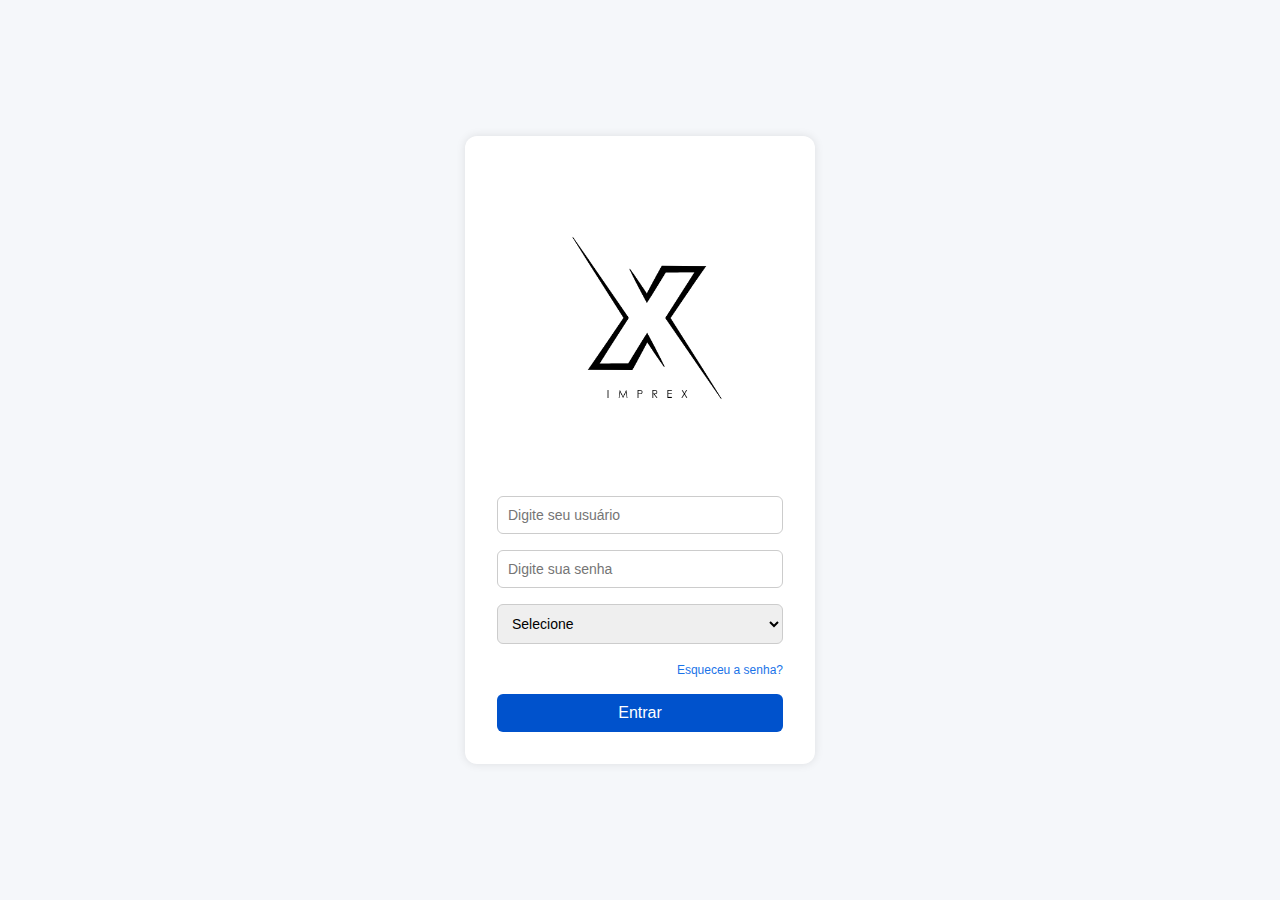
<file: index.html>
<!DOCTYPE html>
<html lang="pt-BR">
<head>
  <meta charset="UTF-8" />
  <meta name="viewport" content="width=device-width, initial-scale=1.0" />
  <title>Login - Imprex</title>
  <link rel="stylesheet" href="style.css" />
</head>
<body>
  <div class="login-container">
    <div class="login-box">
      <img src="logo.png" alt="Logo Imprex" class="logo" />
      <form id="loginForm">
        <div class="input-group">
          <input type="text" placeholder="Digite seu usuário" required />
        </div>
        <div class="input-group">
          <input type="password" placeholder="Digite sua senha" required />
        </div>
        <div class="input-group">
          <select name="tipo_usuario" id="tipo_usuario" required>
            <option value="">Selecione</option>
            <option value="admin">Admin</option>
            <option value="user">Usuário</option>
          </select>
        </div>
        <div class="actions">
          <a href="#" class="forgot-password">Esqueceu a senha?</a>
        </div>
        <button type="submit">Entrar</button>
      </form>
    </div>
  </div>
  <script src="script.js"></script>
</body>
</html>
</file>
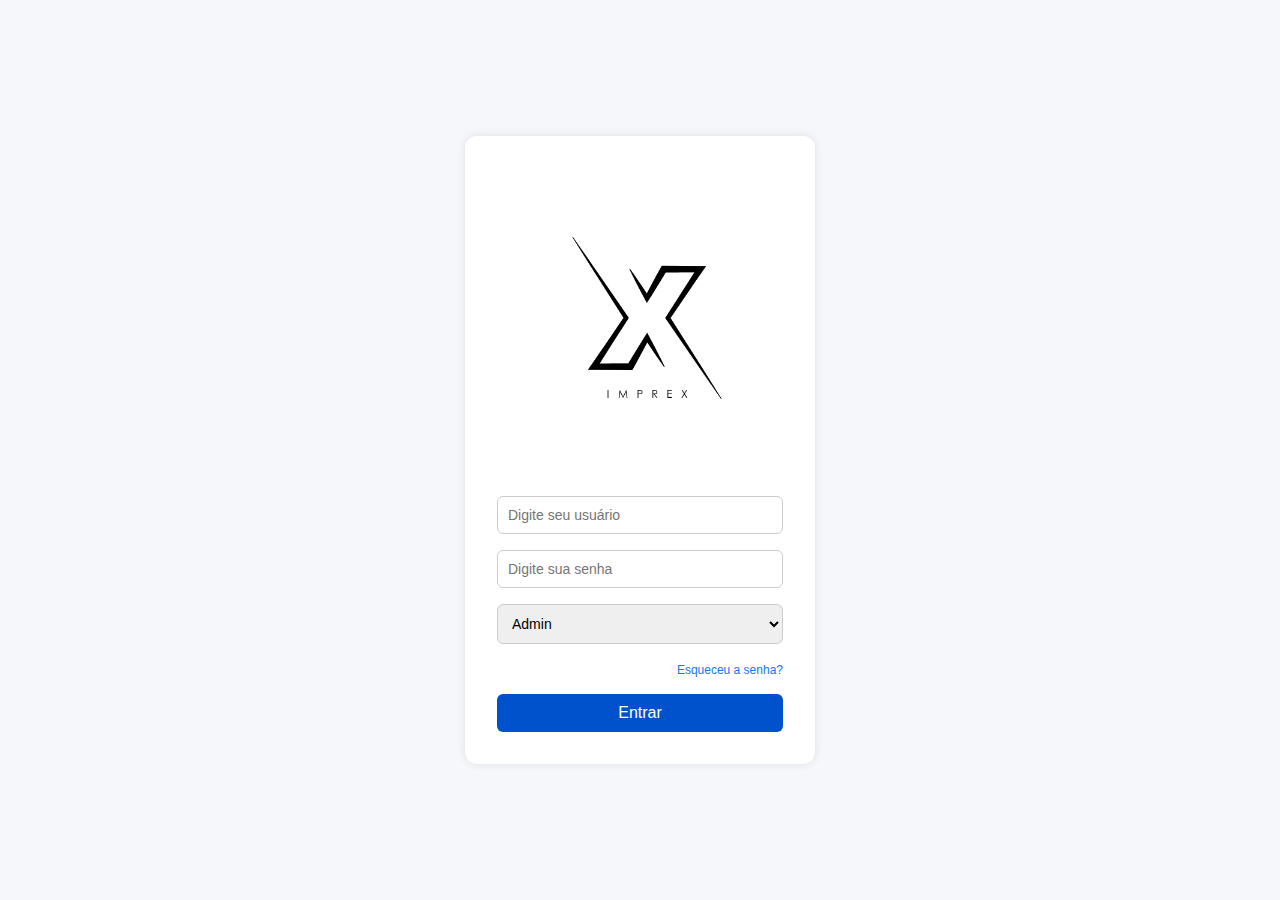
<file: gerenciador/index.html>
<!DOCTYPE html>
<html lang="pt-BR">
<head>
  <meta charset="UTF-8" />
  <meta name="viewport" content="width=device-width, initial-scale=1.0" />
  <title>Login - Imprex</title>
  <link rel="stylesheet" href="style.css" />
</head>
<body>
  <div class="login-container">
    <div class="login-box">
      <img src="logo.png" alt="Logo Imprex" class="logo" />
      <form id="loginForm">
        <div class="input-group">
          <input type="text" placeholder="Digite seu usuário" required />
        </div>
        <div class="input-group">
          <input type="password" placeholder="Digite sua senha" required />
        </div>
        <div class="input-group">
          <select required>
            <option value="admin">Admin</option>
            <option value="user">Usuário</option>
          </select>
        </div>
        <div class="actions">
          <a href="#" class="forgot-password">Esqueceu a senha?</a>
        </div>
        <button type="submit">Entrar</button>
      </form>
    </div>
  </div>
  <script src="script.js"></script>
</body>
</html>
</file>
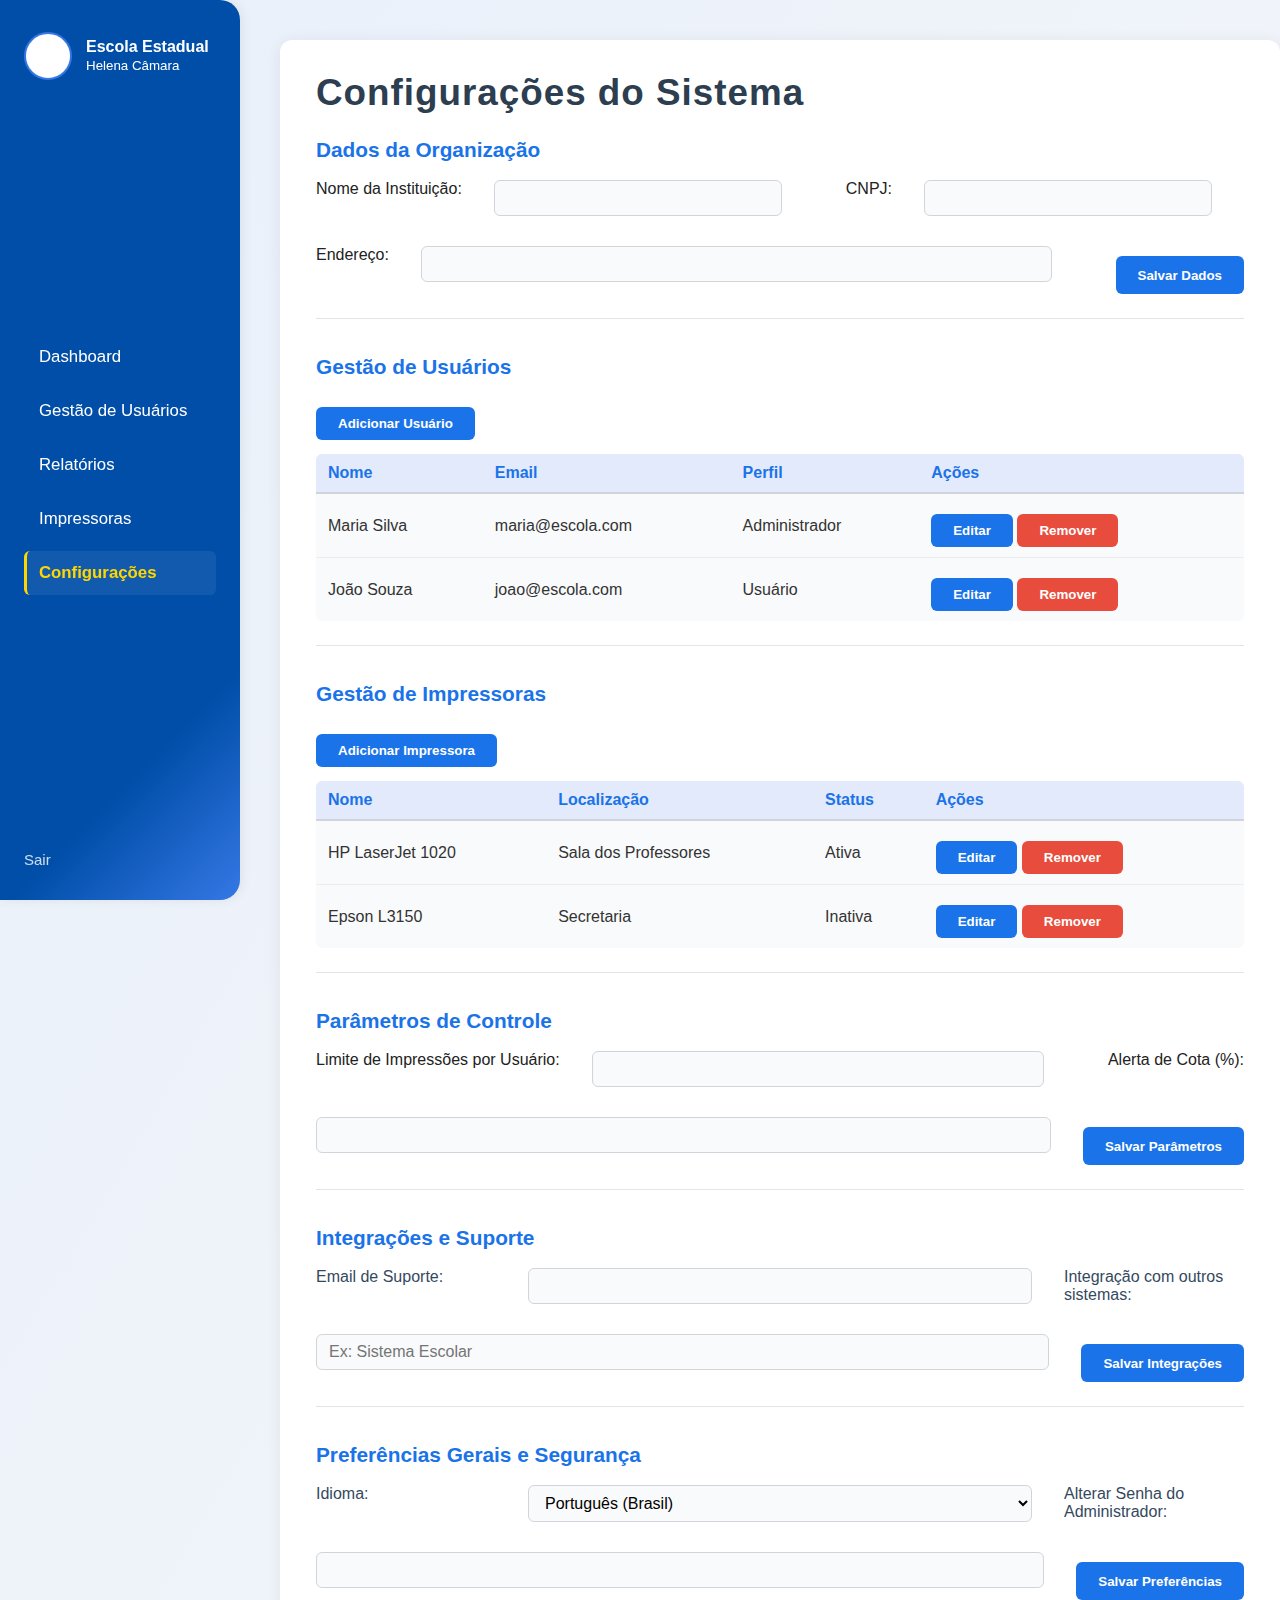
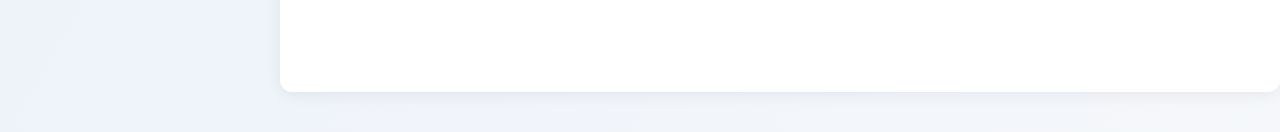
<file: pgconfiguracoes/index.html>
<!DOCTYPE html>
<html lang="pt-br">
<head>
    <meta charset="UTF-8">
    <title>Configurações do Sistema - Gerenciamento de Impressão</title>
    <link rel="stylesheet" href="style.css">
</head>
<body>
    <aside class="sidebar" aria-label="Menu lateral">
        <div class="profile">
            <div class="avatar" aria-label="Avatar da escola"></div>
            <div>
                <strong>Escola Estadual</strong><br />
                <small>Helena Câmara</small>
            </div>
        </div>
        <nav>
            <ul>
                <li><a href="../pgdasboard/index.html">Dashboard</a></li>
                <li><a href="../pggestao-usuarios/index.html">Gestão de Usuários</a></li>
                <li><a href="../pgrelatorios/index.html">Relatórios</a></li>
                <li><a href="../pgimpressoras/index.html">Impressoras</a></li>
                <li><a href="../pgconfiguracoes/index.html" class="active">Configurações</a></li>
            </ul>
        </nav>
        <div class="logout">Sair</div>
    </aside>
    <main class="configuracoes-container">
        <header>
            <h1>Configurações do Sistema</h1>
        </header>

        <!-- Dados da Organização -->
        <section class="config-section">
            <h2>Dados da Organização</h2>
            <form>
                <p for="org-name">Nome da Instituição:</p>
                <input type="text" id="org-name" name="org-name" autocomplete="organization">
                <br>
                <p for="org-cnpj">CNPJ:</p>
                <input type="text" id="org-cnpj" name="org-cnpj" autocomplete="off">
                <br>
                <p for="org-endereco">Endereço:</p>
                <input type="text" id="org-endereco" name="org-endereco" autocomplete="street-address">
                <br>
                <button type="submit">Salvar Dados</button>
            </form>
        </section>

        <!-- Gestão de Usuários -->
        <section class="config-section">
            <h2>Gestão de Usuários</h2>
            <button type="button" onclick="abrirModalNovoUsuario()">Adicionar Usuário</button>
            <table>
                <thead>
                    <tr>
                        <th>Nome</th>
                        <th>Email</th>
                        <th>Perfil</th>
                        <th>Ações</th>
                    </tr>
                </thead>
                <tbody id="usuarios-lista">
                    <!-- Lista dinâmica de usuários -->
                </tbody>
            </table>
        </section>

        <!-- Gestão de Impressoras -->
        <section class="config-section">
            <h2>Gestão de Impressoras</h2>
            <button type="button" onclick="abrirModalNovaImpressora()">Adicionar Impressora</button>
            <table>
                <thead>
                    <tr>
                        <th>Nome</th>
                        <th>Localização</th>
                        <th>Status</th>
                        <th>Ações</th>
                    </tr>
                </thead>
                <tbody id="impressoras-lista">
                    <!-- Lista dinâmica de impressoras -->
                </tbody>
            </table>
        </section>

        <!-- Parâmetros de Controle -->
        <section class="config-section">
            <h2>Parâmetros de Controle</h2>
            <form>
                <p for="limite-impressoes">Limite de Impressões por Usuário:</p>
                <input type="number" id="limite-impressoes" name="limite-impressoes" min="1">
                <br>
                <p for="alerta-cota">Alerta de Cota (%):</p>
                <input type="number" id="alerta-cota" name="alerta-cota" min="1" max="100">

                <button type="submit">Salvar Parâmetros</button>
            </form>
        </section>

        <!-- Integrações e Suporte -->
        <section class="config-section">
            <h2>Integrações e Suporte</h2>
            <form>
                <label for="email-suporte">Email de Suporte:</label>
                <input type="email" id="email-suporte" name="email-suporte" autocomplete="email">

                <label for="integracao-sistema">Integração com outros sistemas:</label>
                <input type="text" id="integracao-sistema" name="integracao-sistema" placeholder="Ex: Sistema Escolar">

                <button type="submit">Salvar Integrações</button>
            </form>
        </section>

        <!-- Preferências Gerais e Segurança -->
        <section class="config-section">
            <h2>Preferências Gerais e Segurança</h2>
            <form>
                <label for="idioma">Idioma:</label>
                <select id="idioma" name="idioma">
                    <option value="pt-br">Português (Brasil)</option>
                    <option value="en">Inglês</option>
                </select>

                <label for="senha-admin">Alterar Senha do Administrador:</label>
                <input type="password" id="senha-admin" name="senha-admin" autocomplete="new-password">

                <button type="submit">Salvar Preferências</button>
            </form>
        </section>
    </main>

    <!-- Modais para adicionar usuário e impressora -->
    <div id="modal-novo-usuario" class="modal" style="display:none;">
        <!-- Conteúdo do modal para adicionar usuário -->
    </div>
    <div id="modal-nova-impressora" class="modal" style="display:none;">
        <!-- Conteúdo do modal para adicionar impressora -->
    </div>

    <script src="script.js"></script>
</body>
</html>
</file>
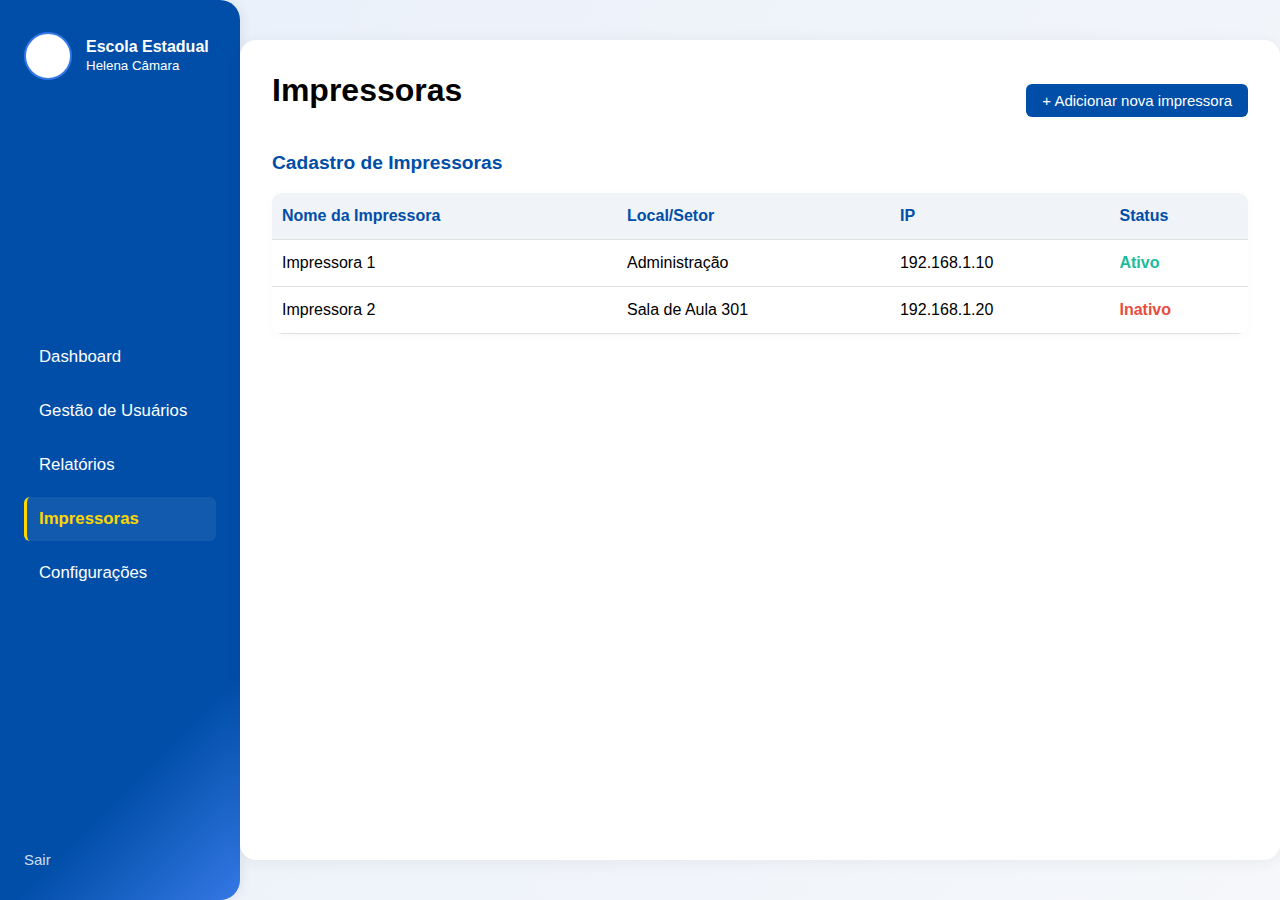
<file: pgimpressoras/index.html>
<!DOCTYPE html>
<html lang="pt-BR">
<head>
  <meta charset="UTF-8" />
  <meta name="viewport" content="width=device-width, initial-scale=1.0"/>
  <title>Impressoras</title>
  <link rel="stylesheet" href="style.css"/>
</head>
<body>
  <aside class="sidebar">
    <div class="profile">
      <div class="avatar"></div>
      <div>
        <strong>Escola Estadual</strong><br />
        <small>Helena Câmara</small>
      </div>
    </div>
    <nav>
      <ul>
        <li><a href="../pgdasboard/index.html">Dashboard</a></li>
        <li><a href="../pggestao-usuarios/index.html">Gestão de Usuários</a></li>
        <li><a href="../pgrelatorios/index.html">Relatórios</a></li>
        <li><a href="../pgimpressoras/index.html" class="active">Impressoras</a></li>
        <li><a href="../pgconfiguracoes/index.html">Configurações</a></li>
      </ul>
    </nav>
    <div class="logout">Sair</div>
  </aside>
  <section class="container">
    <div class="header">
      <h1>Impressoras</h1>
      <button class="btn-blue" id="btnAdicionarImpressora">+ Adicionar nova impressora</button>
    </div>

    <!-- Modal de Cadastro de Impressora -->
    <div id="modalAdicionarImpressora" style="display:none; position:fixed; top:50%; left:50%; transform:translate(-50%,-50%); background:#fff; padding:2rem 1.5rem; border-radius:12px; box-shadow:0 8px 32px rgba(0,0,0,0.18); z-index:9999; min-width:320px; max-width:90vw;">
      <h3>Nova Impressora</h3>
      <form id="formAdicionarImpressora">
        <input type="text" id="nomeImpressora" placeholder="Nome da Impressora" required style="margin-bottom:8px; width:100%;">
        <input type="text" id="localImpressora" placeholder="Local/Setor" required style="margin-bottom:8px; width:100%;">
        <input type="text" id="ipImpressora" placeholder="IP" required style="margin-bottom:8px; width:100%;">
        <select id="statusImpressora" required style="margin-bottom:8px; width:100%;">
          <option value="">Status</option>
          <option value="Ativo">Ativo</option>
          <option value="Inativo">Inativo</option>
        </select>
        <button type="submit" class="btn-blue" style="width:100%; margin-bottom:6px;">Salvar</button>
        <button type="button" id="btnCancelarImpressora" style="width:100%;">Cancelar</button>
      </form>
    </div>

    <h3>Cadastro de Impressoras</h3>
    <table>
      <thead>
        <tr>
          <th>Nome da Impressora</th>
          <th>Local/Setor</th>
          <th>IP</th>
          <th>Status</th>
        </tr>
      </thead>
      <tbody>
        <tr>
          <td>Impressora 1</td>
          <td>Administração</td>
          <td>192.168.1.10</td>
          <td class="ativo">Ativo</td>
        </tr>
        <tr>
          <td>Impressora 2</td>
          <td>Sala de Aula 301</td>
          <td>192.168.1.20</td>
          <td class="inativo">Inativo</td>
        </tr>
      </tbody>
    </table>
  </section>
  <script src="script.js"></script>
</body>
</html>
</file>
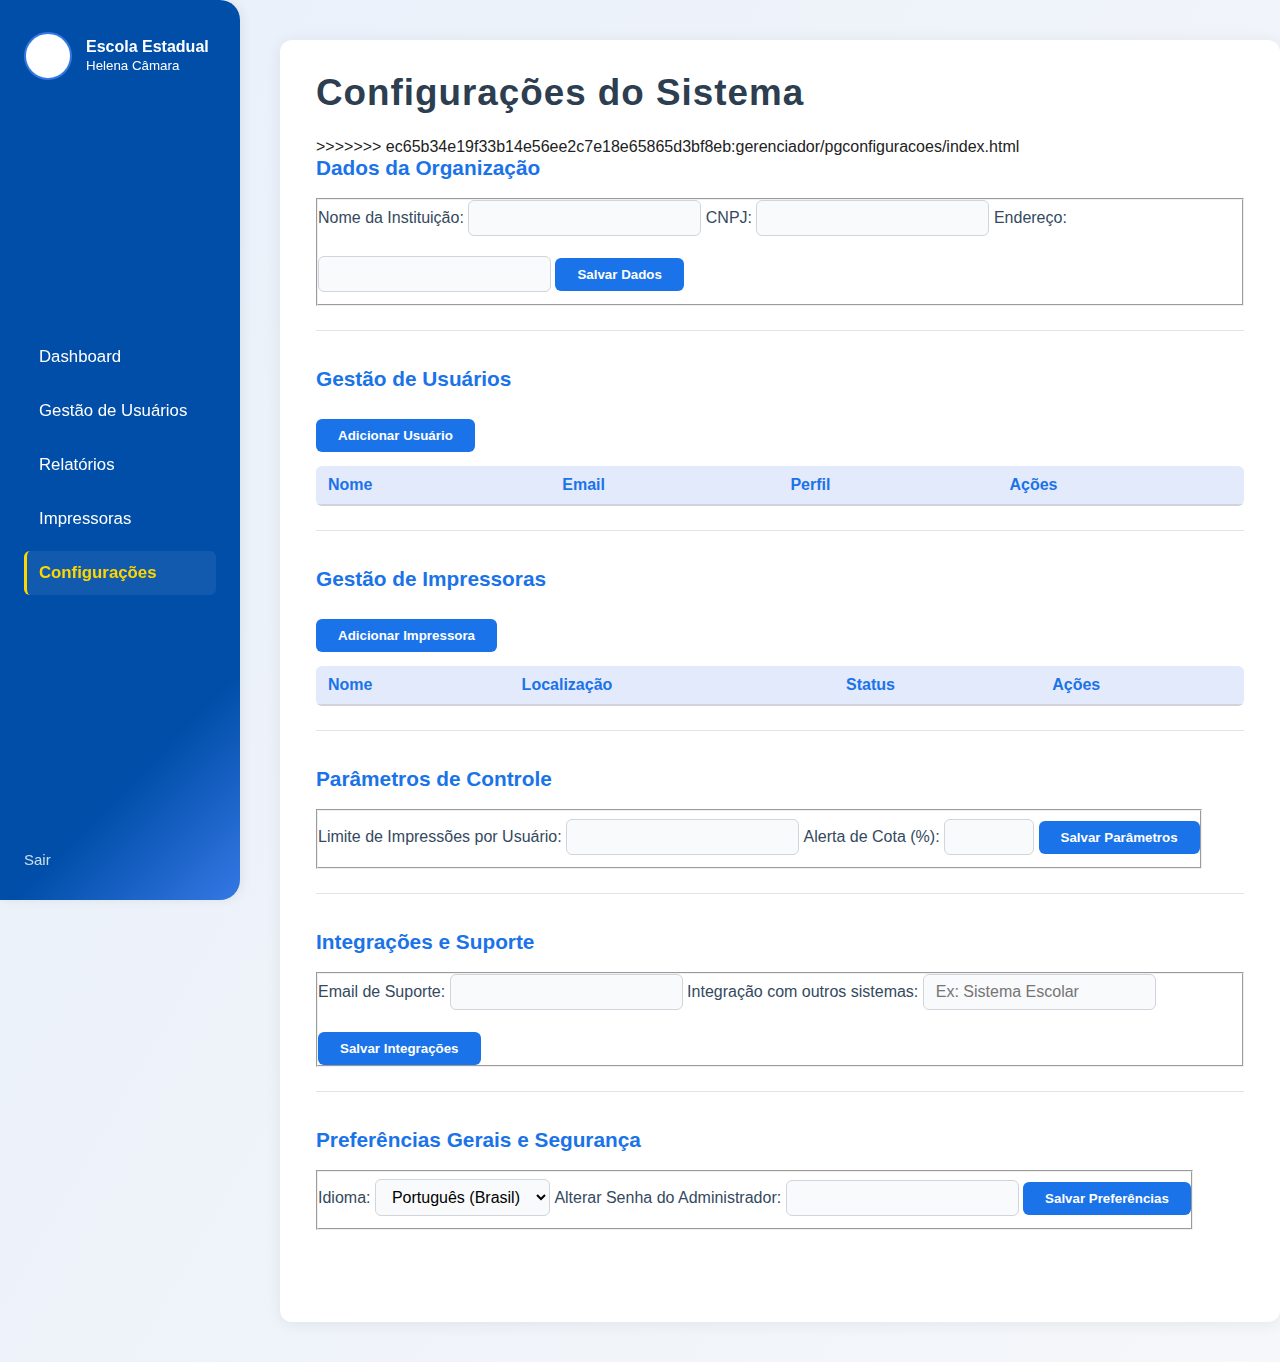
<file: gerenciador/pgconfiguracoes/index.html>
<!DOCTYPE html>
<html lang="pt-br">
<head>
    <meta charset="UTF-8">
    <meta name="viewport" content="width=device-width, initial-scale=1.0"/>
    <title>Configurações do Sistema - Gerenciamento de Impressão</title>
    <link rel="stylesheet" href="style.css">
</head>
<body>
    <aside class="sidebar" aria-label="Menu lateral">
        <div class="profile">
            <div class="avatar" aria-label="Avatar da escola"></div>
            <div>
                <strong>Escola Estadual</strong><br />
                <small>Helena Câmara</small>
            </div>
        </div>
        <nav>
            <ul>
                <li><a href="../pgdasboard/index.html">Dashboard</a></li>
                <li><a href="../pggestao-usuarios/index.html">Gestão de Usuários</a></li>
                <li><a href="../pgrelatorios/index.html">Relatórios</a></li>
                <li><a href="../pgimpressoras/index.html">Impressoras</a></li>
                <li><a href="../pgconfiguracoes/index.html" class="active">Configurações</a></li>
            </ul>
        </nav>
        <div class="logout">Sair</div>
    </aside>
    <main class="configuracoes-container">
        <header>
            <h1>Configurações do Sistema</h1>
        </header>
>>>>>>> ec65b34e19f33b14e56ee2c7e18e65865d3bf8eb:gerenciador/pgconfiguracoes/index.html

    <div class="config-content">
        <!-- Dados da Organização -->
        <section class="config-section">
            <h2>Dados da Organização</h2>
            <form>
                <fieldset>
                    <label for="org-name">Nome da Instituição:</label>
                    <input type="text" id="org-name" name="org-name" autocomplete="organization">

                    <label for="org-cnpj">CNPJ:</label>
                    <input type="text" id="org-cnpj" name="org-cnpj" autocomplete="off">

                    <label for="org-endereco">Endereço:</label>
                    <input type="text" id="org-endereco" name="org-endereco" autocomplete="street-address">

                    <button type="submit">Salvar Dados</button>
                </fieldset>
            </form>
        </section>

        <!-- Gestão de Usuários -->
        <section class="config-section">
            <h2>Gestão de Usuários</h2>
            <button type="button" onclick="abrirModalNovoUsuario()">Adicionar Usuário</button>
            <div class="table-responsive">
                <table>
                    <thead>
                        <tr>
                            <th>Nome</th>
                            <th>Email</th>
                            <th>Perfil</th>
                            <th>Ações</th>
                        </tr>
                    </thead>
                    <tbody id="usuarios-lista">
                        <!-- Lista dinâmica de usuários -->
                    </tbody>
                </table>
            </div>
        </section>

        <!-- Gestão de Impressoras -->
        <section class="config-section">
            <h2>Gestão de Impressoras</h2>
            <button type="button" onclick="abrirModalNovaImpressora()">Adicionar Impressora</button>
            <div class="table-responsive">
                <table>
                    <thead>
                        <tr>
                            <th>Nome</th>
                            <th>Localização</th>
                            <th>Status</th>
                            <th>Ações</th>
                        </tr>
                    </thead>
                    <tbody id="impressoras-lista">
                        <!-- Lista dinâmica de impressoras -->
                    </tbody>
                </table>
            </div>
        </section>

        <!-- Parâmetros de Controle -->
        <section class="config-section">
            <h2>Parâmetros de Controle</h2>
            <form>
                <fieldset>
                    <label for="limite-impressoes">Limite de Impressões por Usuário:</label>
                    <input type="number" id="limite-impressoes" name="limite-impressoes" min="1">

                    <label for="alerta-cota">Alerta de Cota (%):</label>
                    <input type="number" id="alerta-cota" name="alerta-cota" min="1" max="100">

                    <button type="submit">Salvar Parâmetros</button>
                </fieldset>
            </form>
        </section>

        <!-- Integrações e Suporte -->
        <section class="config-section">
            <h2>Integrações e Suporte</h2>
            <form>
                <fieldset>
                    <label for="email-suporte">Email de Suporte:</label>
                    <input type="email" id="email-suporte" name="email-suporte" autocomplete="email">

                    <label for="integracao-sistema">Integração com outros sistemas:</label>
                    <input type="text" id="integracao-sistema" name="integracao-sistema" placeholder="Ex: Sistema Escolar">

                    <button type="submit">Salvar Integrações</button>
                </fieldset>
            </form>
        </section>

        <!-- Preferências Gerais e Segurança -->
        <section class="config-section">
            <h2>Preferências Gerais e Segurança</h2>
            <form>
                <fieldset>
                    <label for="idioma">Idioma:</label>
                    <select id="idioma" name="idioma">
                        <option value="pt-br">Português (Brasil)</option>
                        <option value="en">Inglês</option>
                    </select>

                    <label for="senha-admin">Alterar Senha do Administrador:</label>
                    <input type="password" id="senha-admin" name="senha-admin" autocomplete="new-password">

                    <button type="submit">Salvar Preferências</button>
                </fieldset>
            </form>
        </section>
    </div>
</main>
</file>
<file: style.css>
* {
    margin: 0;
    padding: 0;
    box-sizing: border-box;
    font-family: 'Segoe UI', sans-serif;
  }
  
  body {
    background-color: #f5f7fa;
    height: 100vh;
    display: flex;
    justify-content: center;
    align-items: center;
  }
  
  .login-container {
    display: flex;
    justify-content: center;
    align-items: center;
  }
  
  .login-box {
    background-color: #fff;
    padding: 2rem;
    border-radius: 12px;
    box-shadow: 0 0 10px rgba(0,0,0,0.1);
    width: 350px;
    text-align: center;
  }
  
  .logo {
    max-width: 300px;
    margin-bottom: 1.5rem;
  }
  
  .input-group {
    margin-bottom: 1rem;
    text-align: left;
  }
  
  .input-group input,
  .input-group select {
    width: 100%;
    padding: 10px;
    border: 1px solid #ccc;
    border-radius: 6px;
    font-size: 14px;
  }
  
  .actions {
    text-align: right;
    margin-bottom: 1rem;
  }
  
  .forgot-password {
    font-size: 12px;
    color: #1a73e8;
    text-decoration: none;
  }
  
  button {
    background-color: #0052cc;
    color: white;
    padding: 10px;
    width: 100%;
    border: none;
    border-radius: 6px;
    font-size: 16px;
    cursor: pointer;
  }
  
  button:hover {
    background-color: #003d99;
  }
</file>
<file: gerenciador/style.css>
* {
    margin: 0;
    padding: 0;
    box-sizing: border-box;
    font-family: 'Segoe UI', sans-serif;
  }
  
  body {
    background-color: #f5f7fa;
    height: 100vh;
    display: flex;
    justify-content: center;
    align-items: center;
  }
  
  .login-container {
    display: flex;
    justify-content: center;
    align-items: center;
  }
  
  .login-box {
    background-color: #fff;
    padding: 2rem;
    border-radius: 12px;
    box-shadow: 0 0 10px rgba(0,0,0,0.1);
    width: 350px;
    text-align: center;
  }
  
  .logo {
    max-width: 300px;
    margin-bottom: 1.5rem;
  }
  
  .input-group {
    margin-bottom: 1rem;
    text-align: left;
  }
  
  .input-group input,
  .input-group select {
    width: 100%;
    padding: 10px;
    border: 1px solid #ccc;
    border-radius: 6px;
    font-size: 14px;
  }
  
  .actions {
    text-align: right;
    margin-bottom: 1rem;
  }
  
  .forgot-password {
    font-size: 12px;
    color: #1a73e8;
    text-decoration: none;
  }
  
  button {
    background-color: #0052cc;
    color: white;
    padding: 10px;
    width: 100%;
    border: none;
    border-radius: 6px;
    font-size: 16px;
    cursor: pointer;
  }
  
  button:hover {
    background-color: #003d99;
  }
</file>
<file: pgconfiguracoes/style.css>
/* Reset e base */
* {
    box-sizing: border-box;
    margin: 0;
    padding: 0;
}

body {
    font-family: 'Segoe UI', Arial, sans-serif;
    background: linear-gradient(120deg, #e9f0fa 0%, #f5f7fa 100%);
    color: #222;
    min-height: 100vh;
}

/* Sidebar fixa */
.sidebar {
    background: linear-gradient(135deg, #004ea8 80%, #3578e5 100%);
    color: #fff;
    width: 240px;
    height: 100vh;
    position: fixed;
    left: 0;
    top: 0;
    padding: 2rem 1.5rem;
    display: flex;
    flex-direction: column;
    justify-content: space-between;
    box-shadow: 2px 0 12px rgba(0,0,0,0.07);
    border-top-right-radius: 20px;
    border-bottom-right-radius: 20px;
    z-index: 100;
}

.profile {
    display: flex;
    align-items: center;
    gap: 14px;
    margin-bottom: 2.5rem;
}

.avatar {
    width: 48px;
    height: 48px;
    background: #fff url('https://cdn-icons-png.flaticon.com/512/3135/3135715.png') center/60% no-repeat;
    border-radius: 50%;
    border: 2px solid #3578e5;
    display: flex;
    align-items: center;
    justify-content: center;
}

.profile span {
    font-size: 1.1rem;
    font-weight: 500;
}

.sidebar nav ul {
    list-style: none;
    padding: 0;
}

.sidebar nav li {
    margin-bottom: 10px;
}

.sidebar nav a {
    color: inherit;
    text-decoration: none;
    display: block;
    padding: 12px 0 12px 12px;
    border-left: 3px solid transparent;
    border-radius: 6px;
    transition: background 0.2s, color 0.2s, border-left 0.2s;
    font-size: 1.05rem;
}

.sidebar nav a.active,
.sidebar nav a:hover {
    color: #ffd700;
    background: rgba(255,255,255,0.07);
    border-left: 3px solid #ffd700;
    font-weight: bold;
}

.logout {
    cursor: pointer;
    font-size: 15px;
    margin-top: 2rem;
    opacity: 0.8;
    transition: opacity 0.2s;
}
.logout:hover {
    opacity: 1;
    color: #ffd700;
}

/* Conteúdo principal deslocado pela sidebar fixa */
main.configuracoes-container {
    max-width: 1550px;
    margin: 40px auto 40px 280px; /* margem à esquerda para sidebar */
    background: #fff;
    border-radius: 12px;
    box-shadow: 0 2px 16px rgba(0,0,0,0.07);
    padding: 32px 36px;
    min-height: calc(100vh - 80px);
}

/* Títulos e seções */
h1 {
    font-size: 2.3rem;
    font-weight: 700;
    color: #2c3e50;
    margin-bottom: 24px;
    letter-spacing: 1px;
}

.config-section {
    margin-bottom: 36px;
    padding-bottom: 24px;
    border-bottom: 1px solid #e1e4e8;
}

.config-section:last-child {
    border-bottom: none;
}

.config-section h2 {
    font-size: 1.3rem;
    color: #1a73e8;
    margin-bottom: 18px;
    font-weight: 600;
}

/* Formulários */
form {
    display: flex;
    flex-wrap: wrap;
    gap: 18px 32px;
}

label {
    flex-basis: 180px;
    font-weight: 500;
    margin-bottom: 6px;
    color: #34495e;
}

input[type="text"],
input[type="email"],
input[type="number"],
input[type="password"],
select {
    flex: 1 1 260px;
    padding: 8px 12px;
    border: 1px solid #d1d5db;
    border-radius: 6px;
    font-size: 1rem;
    background: #f9fafb;
    margin-bottom: 12px;
    transition: border-color 0.2s;
}

input:focus, select:focus {
    border-color: #1a73e8;
    outline: none;
    background: #fff;
}

button[type="submit"], button {
    background: #1a73e8;
    color: #fff;
    font-weight: 600;
    border: none;
    border-radius: 6px;
    padding: 9px 22px;
    cursor: pointer;
    margin-top: 10px;
    transition: background 0.18s;
}

button[type="submit"]:hover, button:hover {
    background: #155ab6;
}

/* Tabelas */
table {
    width: 100%;
    border-collapse: collapse;
    margin-top: 14px;
    background: #f9fafb;
    border-radius: 6px;
    overflow: hidden;
}

th, td {
    padding: 10px 12px;
    text-align: left;
}

th {
    background: #e3eafc;
    color: #1a73e8;
    font-weight: 600;
    border-bottom: 2px solid #d1d5db;
}

td {
    border-bottom: 1px solid #ececec;
    color: #333;
}

tr:last-child td {
    border-bottom: none;
}

/* Modal */
.modal {
    position: fixed;
    top: 0; left: 0;
    width: 100vw; height: 100vh;
    background: rgba(44, 62, 80, 0.18);
    display: flex;
    align-items: center;
    justify-content: center;
    z-index: 999;
}

.modal > div {
    background: #fff;
    border-radius: 10px;
    padding: 32px 28px;
    box-shadow: 0 4px 32px rgba(0,0,0,0.18);
    min-width: 320px;
    max-width: 90vw;
}

/* Scrollbar */
::-webkit-scrollbar {
    width: 8px;
    background: #f6f8fa;
}
::-webkit-scrollbar-thumb {
    background: #d1d5db;
    border-radius: 4px;
}

/* Responsividade */
@media (max-width: 1100px) {
    main.configuracoes-container {
        margin-left: 260px;
        margin-right: 10px;
        padding: 18px 2vw;
    }
}
@media (max-width: 900px) {
    .sidebar {
        position: relative;
        width: 100vw;
        height: auto;
        border-radius: 0;
        flex-direction: row;
        align-items: center;
        padding: 1rem 0.5rem;
    }
    main.configuracoes-container {
        margin: 24px 4vw 24px 4vw;
        padding: 18px 6vw;
    }
}
@media (max-width: 650px) {
    .sidebar {
        flex-direction: column;
        align-items: flex-start;
        width: 100vw;
        min-width: unset;
        padding: 1rem 1rem;
        border-radius: 0;
        box-shadow: none;
        position: static;
        height: auto;
    }
    main.configuracoes-container {
        margin: 18px 2vw;
        padding: 10px 2vw;
    }
}
</file>
<file: pgimpressoras/style.css>
/* Reset e base */
* {
  margin: 0;
  padding: 0;
  box-sizing: border-box;
  font-family: 'Segoe UI', 'Roboto', Arial, sans-serif;
}

body {
  display: flex;
  min-height: 100vh;
  background: linear-gradient(120deg, #e9f0fa 0%, #f5f7fa 100%);
}

/* Sidebar */
.sidebar {
  background: linear-gradient(135deg, #004ea8 80%, #3578e5 100%);
  color: #fff;
  width: 240px;
  padding: 2rem 1.5rem;
  display: flex;
  flex-direction: column;
  justify-content: space-between;
  box-shadow: 2px 0 12px rgba(0,0,0,0.07);
  border-top-right-radius: 20px;
  border-bottom-right-radius: 20px;
}

.profile {
  display: flex;
  align-items: center;
  gap: 14px;
  margin-bottom: 2.5rem;
}

.avatar {
  width: 48px;
  height: 48px;
  background: #fff url('https://cdn-icons-png.flaticon.com/512/3135/3135715.png') center/60% no-repeat;
  border-radius: 50%;
  border: 2px solid #3578e5;
  display: flex;
  align-items: center;
  justify-content: center;
}


.profile span {
  font-size: 1.1rem;
  font-weight: 500;
}

.sidebar nav ul {
  list-style: none;
  padding: 0;
}

.sidebar nav li {
  list-style: none;
  margin-bottom: 10px;
}

.sidebar nav a {
  color: inherit;
  text-decoration: none;
  display: block;
  padding: 12px 0 12px 12px;
  border-left: 3px solid transparent;
  border-radius: 6px;
  transition: background 0.2s, color 0.2s, border-left 0.2s;
  font-size: 1.05rem;
}

.sidebar nav a.active,
.sidebar nav a:hover {
  color: #ffd700;
  background: rgba(255,255,255,0.07);
  border-left: 3px solid #ffd700;
  font-weight: bold;
}

.logout {
  cursor: pointer;
  font-size: 15px;
  margin-top: 2rem;
  opacity: 0.8;
  transition: opacity 0.2s;
}
.logout:hover {
  opacity: 1;
  color: #ffd700;
}

/* Conteúdo principal */
.container {
  background: #fff;
  border-radius: 16px;
  box-shadow: 0 2px 16px rgba(0,0,0,0.06);
  padding: 2rem;
  max-width: 82%;
  margin: 2.5rem auto;
  flex: 1;
}

.header {
  display: flex;
  justify-content: space-between;
  align-items: center;
  margin-bottom: 1.5rem;
}

h1 {
  font-size: 2rem;
  margin-bottom: 1.2rem;
}

h3 {
  font-size: 1.2rem;
  color: #004ea8;
  margin-bottom: 1.2rem;
}

/* Botões */
.btn-blue,
.add-user {
  background: #004ea8;
  color: white;
  padding: 8px 16px;
  border: none;
  border-radius: 6px;
  cursor: pointer;
  transition: background 0.2s;
  font-size: 15px;
  font-weight: 500;
}

.btn-blue:hover,
.add-user:hover {
  background: #3578e5;
}

/* Tabela */
table {
  width: 100%;
  border-collapse: collapse;
  font-size: 1rem;
  background: #fff;
  border-radius: 10px;
  overflow: hidden;
  box-shadow: 0 2px 10px rgba(0,0,0,0.03);
}

thead {
  background: #f0f3f7;
}

th, td {
  padding: 14px 10px;
  border-bottom: 1px solid #e0e0e0;
  text-align: left;
}

th {
  color: #004ea8;
  font-weight: 600;
}

.ativo {
  color: #1abc9c;
  font-weight: bold;
}

.inativo {
  color: #e74c3c;
  font-weight: bold;
}

/* Inputs e filtros */
.user-list input {
  width: 100%;
  padding: 8px 10px;
  margin: 12px 0;
  border-radius: 8px;
  border: 1px solid #bfc9d1;
  background: #f7fafd;
  font-size: 1rem;
  transition: border 0.2s;
}
.user-list input:focus {
  border: 1.5px solid #3578e5;
  outline: none;
}

.filters button {
  margin: 5px 8px 12px 0;
  background: #e9f0fa;
  border: none;
  padding: 7px 16px;
  border-radius: 7px;
  cursor: pointer;
  font-size: 13px;
  color: #004ea8;
  font-weight: 500;
  transition: background 0.2s;
}
.filters button:hover {
  background: #3578e5;
  color: #fff;
}

.user-list ul {
  list-style: none;
  margin-top: 12px;
}

ol {
  padding-left: 22px;
  margin-top: 12px;
}

/* Barras e gráficos */
.bar-group {
  margin-top: 10px;
}

.bar {
  background: #dce3ec;
  height: 12px;
  border-radius: 6px;
  margin-bottom: 12px;
  overflow: hidden;
}

.fill {
  background: #4a90e2;
  height: 100%;
  border-radius: 6px;
  transition: width 0.5s;
}

@media (max-width: 900px) {
  .container {
    padding: 1rem;
    max-width: 100vw;
  }
  .sidebar {
    width: 70px;
    padding: 1rem 0.5rem;
  }
  .sidebar nav a {
    font-size: 0.95rem;
    padding-left: 6px;
  }
}
#modalAdicionarImpressora input,
#modalAdicionarImpressora select {
  padding: 10px 12px;
  border: 1px solid #b5c7e6;
  border-radius: 7px;
  font-size: 1rem;
  outline: none;
  transition: border 0.2s;
  margin-bottom: 8px;
}
#modalAdicionarImpressora input:focus,
#modalAdicionarImpressora select:focus {
  border: 1.5px solid #3578e5;
}
</file>
<file: gerenciador/pgconfiguracoes/style.css>
/* Reset e base */
* {
    box-sizing: border-box;
    margin: 0;
    padding: 0;
}

body {
    font-family: 'Segoe UI', Arial, sans-serif;
    background: linear-gradient(120deg, #e9f0fa 0%, #f5f7fa 100%);
    color: #222;
    min-height: 100vh;
}

/* Sidebar fixa */
.sidebar {
    background: linear-gradient(135deg, #004ea8 80%, #3578e5 100%);
    color: #fff;
    width: 240px;
    height: 100vh;
    position: fixed;
    left: 0;
    top: 0;
    padding: 2rem 1.5rem;
    display: flex;
    flex-direction: column;
    justify-content: space-between;
    box-shadow: 2px 0 12px rgba(0,0,0,0.07);
    border-top-right-radius: 20px;
    border-bottom-right-radius: 20px;
    z-index: 100;
}

.profile {
    display: flex;
    align-items: center;
    gap: 14px;
    margin-bottom: 2.5rem;
}

.avatar {
    width: 48px;
    height: 48px;
    background: #fff url('https://cdn-icons-png.flaticon.com/512/3135/3135715.png') center/60% no-repeat;
    border-radius: 50%;
    border: 2px solid #3578e5;
    display: flex;
    align-items: center;
    justify-content: center;
}

.profile span {
    font-size: 1.1rem;
    font-weight: 500;
}

.sidebar nav ul {
    list-style: none;
    padding: 0;
}

.sidebar nav li {
    margin-bottom: 10px;
}

.sidebar nav a {
    color: inherit;
    text-decoration: none;
    display: block;
    padding: 12px 0 12px 12px;
    border-left: 3px solid transparent;
    border-radius: 6px;
    transition: background 0.2s, color 0.2s, border-left 0.2s;
    font-size: 1.05rem;
}

.sidebar nav a.active,
.sidebar nav a:hover {
    color: #ffd700;
    background: rgba(255,255,255,0.07);
    border-left: 3px solid #ffd700;
    font-weight: bold;
}

.logout {
    cursor: pointer;
    font-size: 15px;
    margin-top: 2rem;
    opacity: 0.8;
    transition: opacity 0.2s;
}
.logout:hover {
    opacity: 1;
    color: #ffd700;
}

/* Conteúdo principal deslocado pela sidebar fixa */
main.configuracoes-container {
    max-width: 1550px;
    margin: 40px auto 40px 280px; /* margem à esquerda para sidebar */
    background: #fff;
    border-radius: 12px;
    box-shadow: 0 2px 16px rgba(0,0,0,0.07);
    padding: 32px 36px;
    min-height: calc(100vh - 80px);
}

/* Títulos e seções */
h1 {
    font-size: 2.3rem;
    font-weight: 700;
    color: #2c3e50;
    margin-bottom: 24px;
    letter-spacing: 1px;
}

.config-section {
    margin-bottom: 36px;
    padding-bottom: 24px;
    border-bottom: 1px solid #e1e4e8;
}

.config-section:last-child {
    border-bottom: none;
}

.config-section h2 {
    font-size: 1.3rem;
    color: #1a73e8;
    margin-bottom: 18px;
    font-weight: 600;
}

/* Formulários */
form {
    display: flex;
    flex-wrap: wrap;
    gap: 18px 32px;
}

label {
    flex-basis: 180px;
    font-weight: 500;
    margin-bottom: 6px;
    color: #34495e;
}

input[type="text"],
input[type="email"],
input[type="number"],
input[type="password"],
select {
    flex: 1 1 260px;
    padding: 8px 12px;
    border: 1px solid #d1d5db;
    border-radius: 6px;
    font-size: 1rem;
    background: #f9fafb;
    margin-bottom: 12px;
    transition: border-color 0.2s;
}

input:focus, select:focus {
    border-color: #1a73e8;
    outline: none;
    background: #fff;
}

button[type="submit"], button {
    background: #1a73e8;
    color: #fff;
    font-weight: 600;
    border: none;
    border-radius: 6px;
    padding: 9px 22px;
    cursor: pointer;
    margin-top: 10px;
    transition: background 0.18s;
}

button[type="submit"]:hover, button:hover {
    background: #155ab6;
}

/* Tabelas */
table {
    width: 100%;
    border-collapse: collapse;
    margin-top: 14px;
    background: #f9fafb;
    border-radius: 6px;
    overflow: hidden;
}

th, td {
    padding: 10px 12px;
    text-align: left;
}

th {
    background: #e3eafc;
    color: #1a73e8;
    font-weight: 600;
    border-bottom: 2px solid #d1d5db;
}

td {
    border-bottom: 1px solid #ececec;
    color: #333;
}

tr:last-child td {
    border-bottom: none;
}

/* Modal */
.modal {
    position: fixed;
    top: 0; left: 0;
    width: 100vw; height: 100vh;
    background: rgba(44, 62, 80, 0.18);
    display: flex;
    align-items: center;
    justify-content: center;
    z-index: 999;
}

.modal > div {
    background: #fff;
    border-radius: 10px;
    padding: 32px 28px;
    box-shadow: 0 4px 32px rgba(0,0,0,0.18);
    min-width: 320px;
    max-width: 90vw;
}

/* Scrollbar */
::-webkit-scrollbar {
    width: 8px;
    background: #f6f8fa;
}
::-webkit-scrollbar-thumb {
    background: #d1d5db;
    border-radius: 4px;
}

/* Responsividade */
@media (max-width: 1100px) {
    main.configuracoes-container {
        margin-left: 260px;
        margin-right: 10px;
        padding: 18px 2vw;
    }
}
@media (max-width: 900px) {
    .sidebar {
        position: relative;
        width: 100vw;
        height: auto;
        border-radius: 0;
        flex-direction: row;
        align-items: center;
        padding: 1rem 0.5rem;
    }
    main.configuracoes-container {
        margin: 24px 4vw 24px 4vw;
        padding: 18px 6vw;
    }
}
@media (max-width: 650px) {
    .sidebar {
        flex-direction: column;
        align-items: flex-start;
        width: 100vw;
        min-width: unset;
        padding: 1rem 1rem;
        border-radius: 0;
        box-shadow: none;
        position: static;
        height: auto;
    }
    main.configuracoes-container {
        margin: 18px 2vw;
        padding: 10px 2vw;
    }
}
</file>
